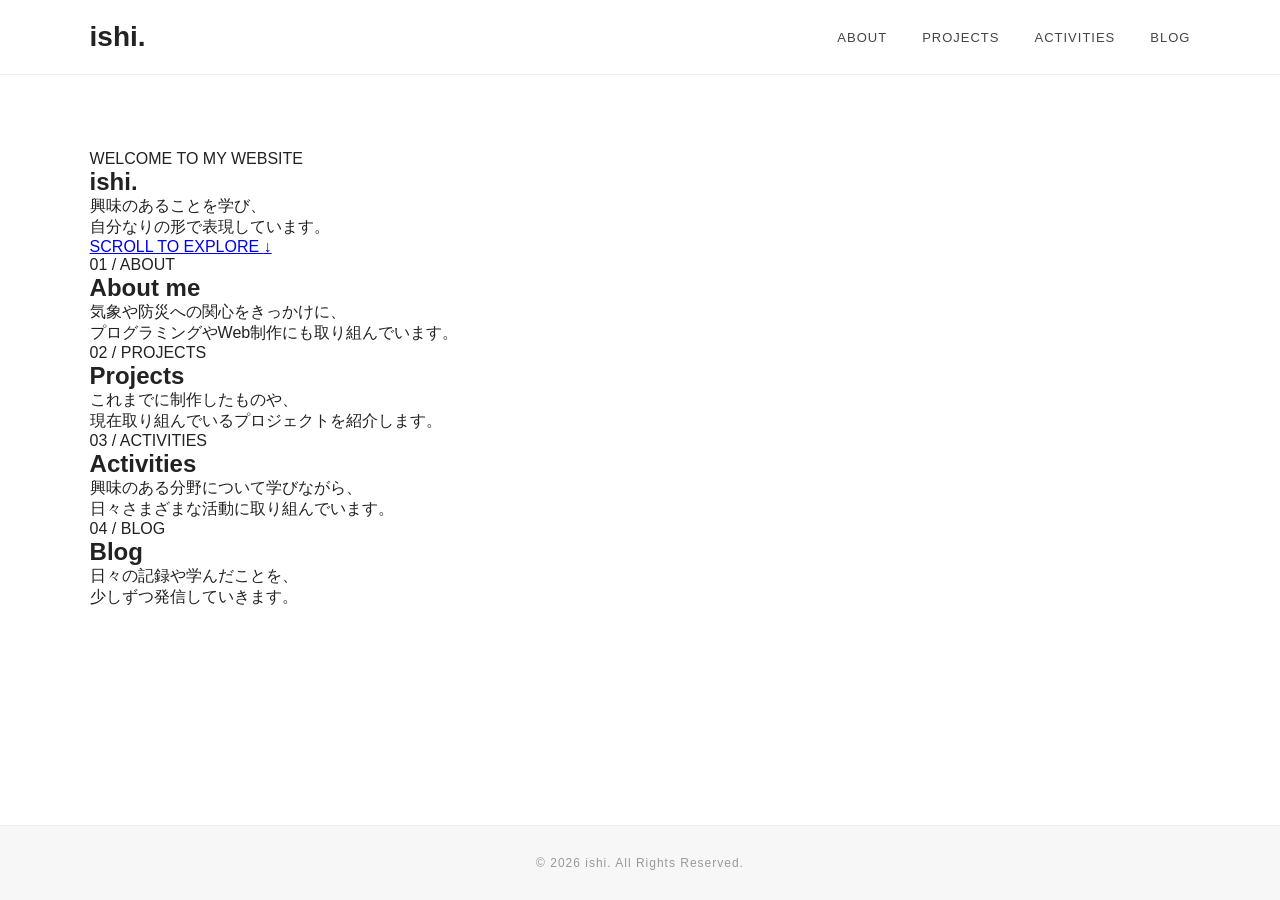
<file: pages/index.html>
<!DOCTYPE html>
<html lang="ja">

<head>
    <meta charset="UTF-8">
    <meta name="viewport" content="width=device-width, initial-scale=1.0">
    <meta name="description" content="ishi.の個人ウェブサイトです。">
    <title>ishi. | Personal Website</title>

    <link rel="stylesheet" href="/css/style.css">
    <script src="/js/include.js" defer></script>
</head>

<body>

    <div id="header-container"></div>

    <main>
        <section class="hero">
            <p class="hero-label">WELCOME TO MY WEBSITE</p>

            <h1>ishi<span>.</span></h1>

            <div class="hero-line"></div>

            <p class="hero-description">
                興味のあることを学び、<br>
                自分なりの形で表現しています。
            </p>

            <a href="#about" class="scroll-link">
                SCROLL TO EXPLORE
                <span>↓</span>
            </a>
        </section>

        <section class="content-section" id="about">
            <div class="section-heading">
                <p class="section-number">01 / ABOUT</p>
                <h2>About me</h2>
            </div>

            <p class="section-description">
                気象や防災への関心をきっかけに、<br>
                プログラミングやWeb制作にも取り組んでいます。
            </p>
        </section>

        <section class="content-section" id="projects">
            <div class="section-heading">
                <p class="section-number">02 / PROJECTS</p>
                <h2>Projects</h2>
            </div>

            <p class="section-description">
                これまでに制作したものや、<br>
                現在取り組んでいるプロジェクトを紹介します。
            </p>
        </section>

        <section class="content-section" id="activities">
            <div class="section-heading">
                <p class="section-number">03 / ACTIVITIES</p>
                <h2>Activities</h2>
            </div>

            <p class="section-description">
                興味のある分野について学びながら、<br>
                日々さまざまな活動に取り組んでいます。
            </p>
        </section>

        <section class="content-section" id="blog">
            <div class="section-heading">
                <p class="section-number">04 / BLOG</p>
                <h2>Blog</h2>
            </div>

            <p class="section-description">
                日々の記録や学んだことを、<br>
                少しずつ発信していきます。
            </p>
        </section>
    </main>

    <div id="footer-container"></div>

</body>
</html>
</file>
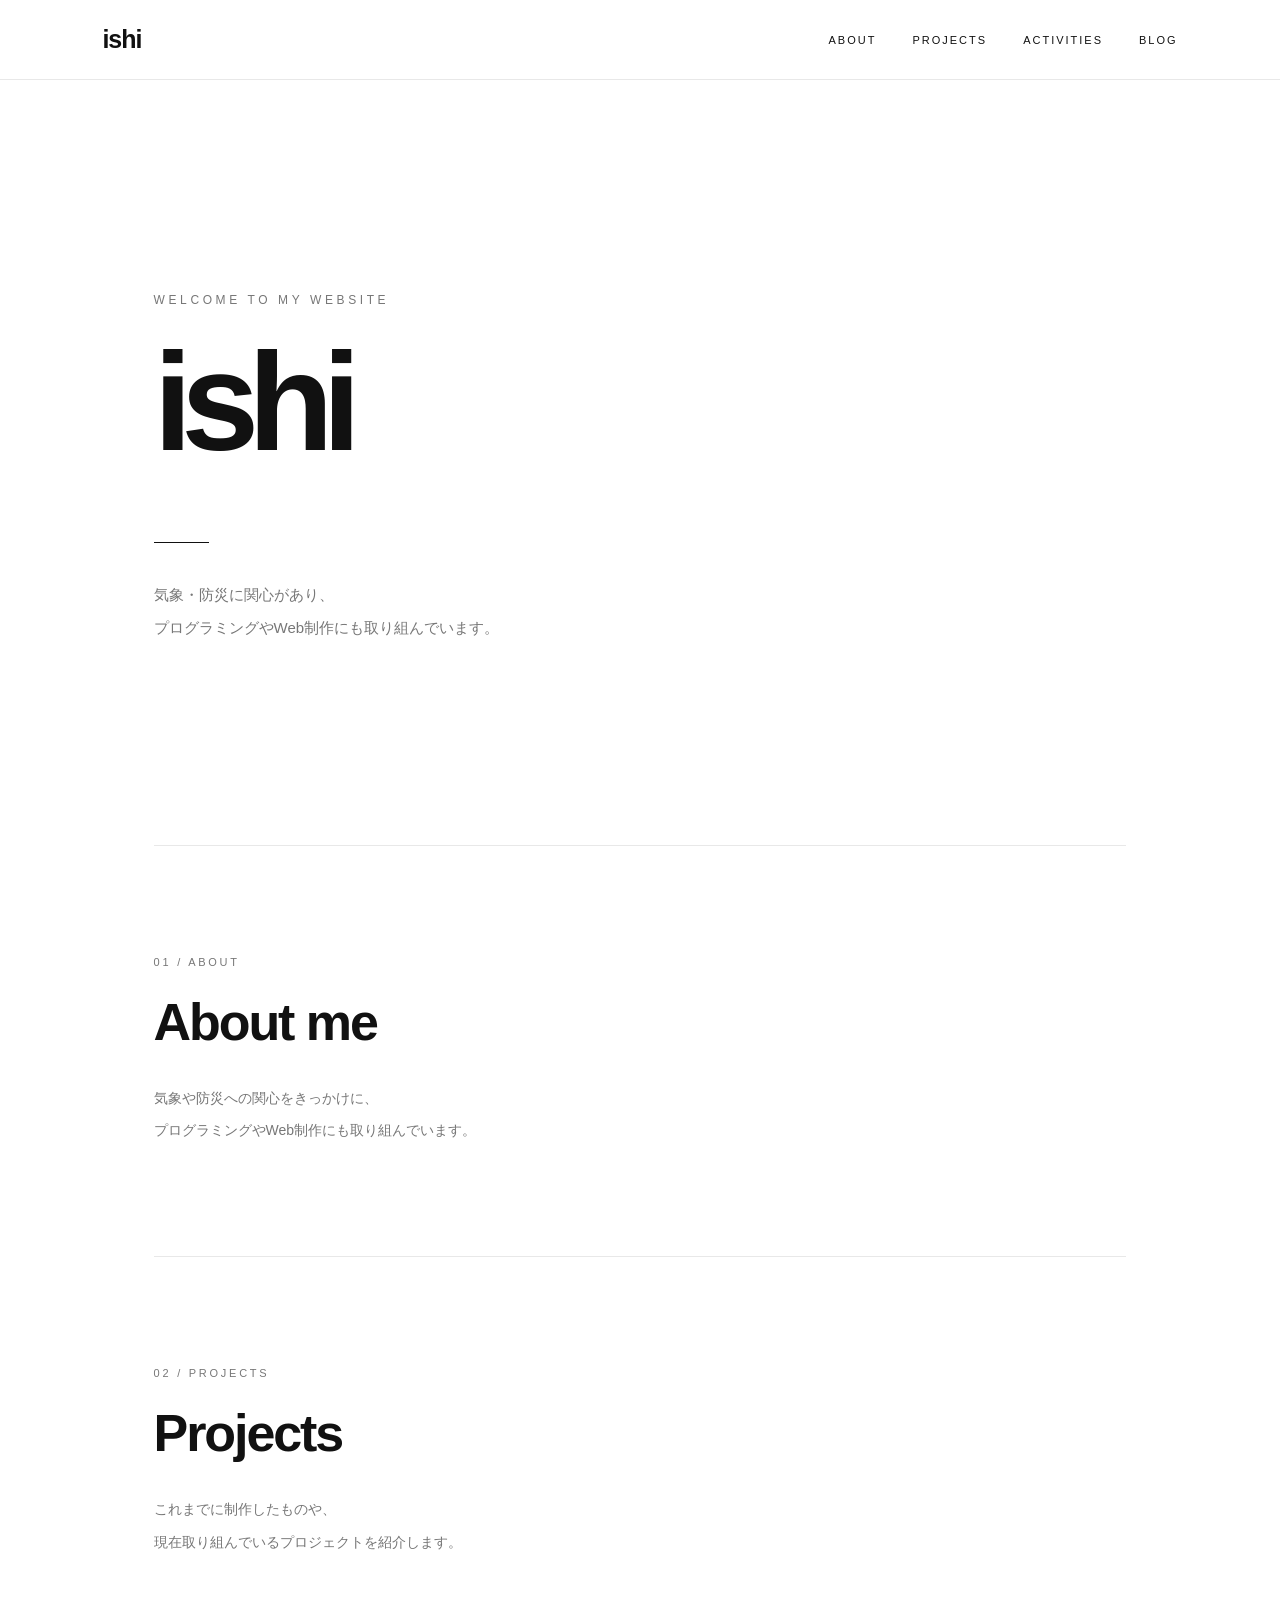
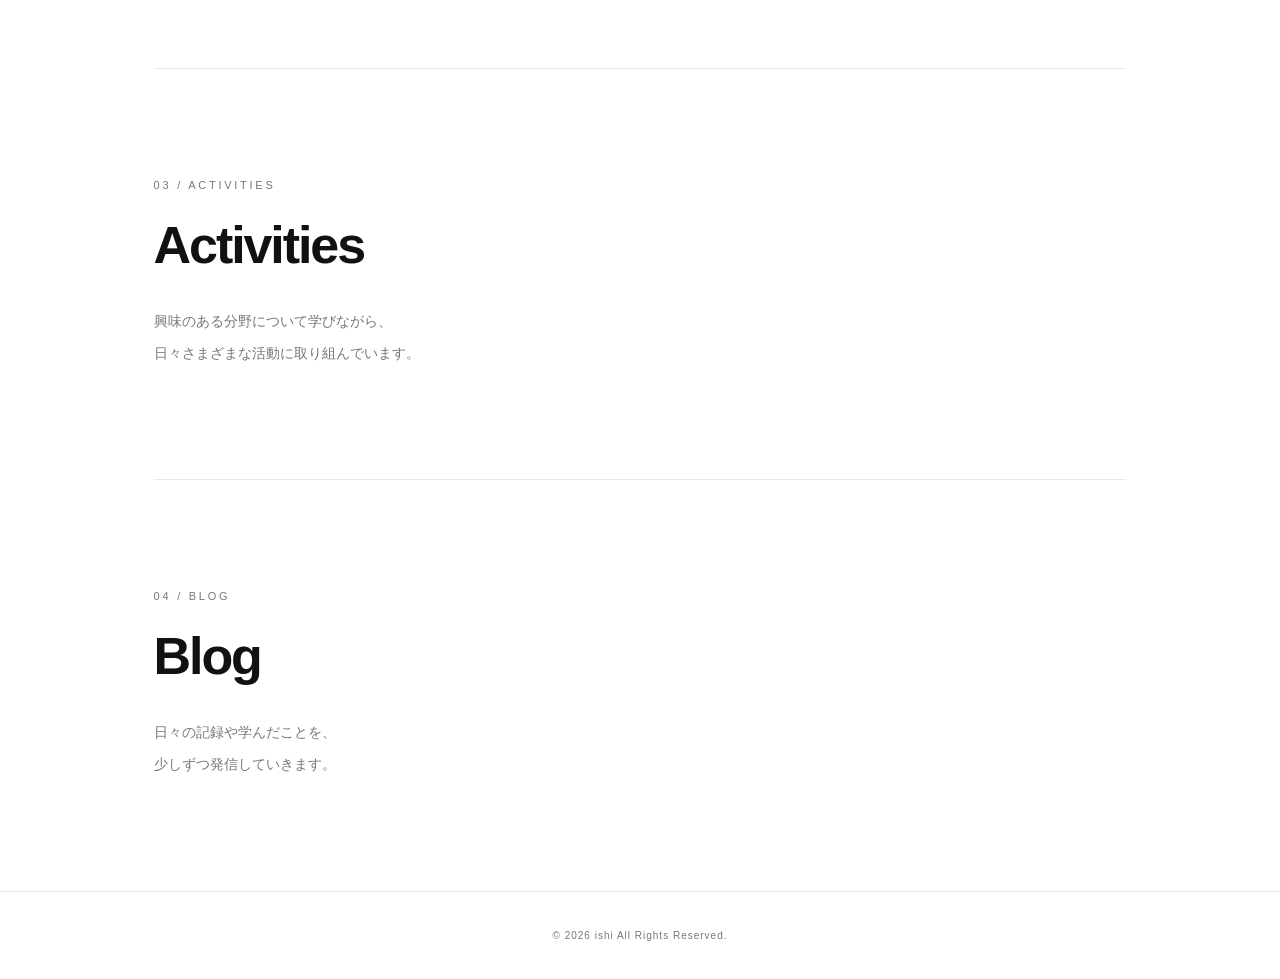
<file: pages/bio/home.html>
<!DOCTYPE html>
<html lang="ja">

<head>
    <meta charset="UTF-8">
    <meta name="viewport" content="width=device-width, initial-scale=1.0">
    <meta name="description" content="ishiの個人ウェブサイトです。">
    <title>ishi | Personal Website</title>

    <link rel="stylesheet" href="bio.css">

</head>

<body>

    <header class="header">
        <a href="/bio/home" class="logo">ishi</a>

        <nav class="nav" id="nav">
            <a href="/bio/about">ABOUT</a>
            <a href="/bio/projects">PROJECTS</a>
            <a href="/bio/activities">ACTIVITIES</a>
            <a href="/bio/blog">BLOG</a>
        </nav>

        <button class="menu-toggle" id="menu-toggle" aria-label="メニューを開く" aria-expanded="false">
            <span></span>
            <span></span>
            <span></span>
        </button>
    </header>

    <main class="bio-main">
        <p class="bio-welcome">WELCOME TO MY WEBSITE</p>

        <h1 class="bio-title">ishi</h1>

        <div class="bio-divider"></div>

        <p class="bio-description">
            気象・防災に関心があり、<br>
            プログラミングやWeb制作にも取り組んでいます。
        </p>
    </main>


    <div class="bio-sections">
        <section class="bio-section" id="about">
            <p class="section-number">01 / ABOUT</p>
            <h2>About me</h2>
            <p>気象や防災への関心をきっかけに、<br>
                プログラミングやWeb制作にも取り組んでいます。</p>
        </section>

        <section class="bio-section" id="projects">
            <p class="section-number">02 / PROJECTS</p>
            <h2>Projects</h2>
            <p>これまでに制作したものや、<br>
                現在取り組んでいるプロジェクトを紹介します。</p>
        </section>

        <section class="bio-section" id="activities">
            <p class="section-number">03 / ACTIVITIES</p>
            <h2>Activities</h2>
            <p>興味のある分野について学びながら、<br>
                日々さまざまな活動に取り組んでいます。</p>
        </section>

        <section class="bio-section" id="blog">
            <p class="section-number">04 / BLOG</p>
            <h2>Blog</h2>
            <p>日々の記録や学んだことを、<br>
                少しずつ発信していきます。</p>
        </section>
    </div>

    <footer class="footer">
        <p>© 2026 ishi All Rights Reserved.</p>
    </footer>

    <script>
        const menuToggle = document.getElementById("menu-toggle");
        const nav = document.getElementById("nav");

        menuToggle.addEventListener("click", () => {
            const isOpen = nav.classList.toggle("open");
            menuToggle.setAttribute("aria-expanded", isOpen);
        });
    </script>

</body>

</html>
</file>
<file: css/style.css>
* {
    margin: 0;
    padding: 0;
    box-sizing: border-box;
}

html {
    scroll-behavior: smooth;
}

body {
    min-height: 100vh;
    display: flex;
    flex-direction: column;
    font-family: Arial, sans-serif;
    color: #222;
    background: #fff;
}

/* HEADER */
.header {
    position: fixed;
    top: 0;
    left: 0;
    width: 100%;
    height: 75px;
    padding: 0 7%;
    display: flex;
    align-items: center;
    justify-content: space-between;
    background: rgba(255,255,255,.95);
    backdrop-filter: blur(12px);
    border-bottom: 1px solid #eee;
    z-index: 1000;
}

.logo {
    font-size: 28px;
    font-weight: bold;
    color: #222;
    text-decoration: none;
}

.nav {
    display: flex;
    gap: 35px;
}

.nav a {
    color: #444;
    text-decoration: none;
    font-size: 13px;
    letter-spacing: 1px;
}

/* MENU */
.menu-toggle {
    display: none;
    background: none;
    border: none;
    cursor: pointer;
}

.menu-toggle span {
    display: block;
    width: 25px;
    height: 2px;
    margin: 6px 0;
    background: #222;
}

/* MAIN */
main {
    flex: 1;
    width: 100%;
    padding: 150px 7% 80px;
}

/* FOOTER */
.footer {
    width: 100%;
    min-height: 75px;
    padding: 25px 7%;
    display: flex;
    align-items: center;
    justify-content: center;
    background: #f7f7f7;
    border-top: 1px solid #eee;
}

.footer p {
    color: #999;
    font-size: 12px;
    letter-spacing: 1px;
}

/* MOBILE */
@media (max-width: 768px) {
    .header {
        height: 65px;
        padding: 0 6%;
    }

    .menu-toggle {
        display: block;
    }

    .nav {
        display: none;
        position: absolute;
        top: 65px;
        left: 0;
        width: 100%;
        padding: 25px;
        background: white;
        flex-direction: column;
        gap: 25px;
        border-bottom: 1px solid #eee;
    }

    .nav.active {
        display: flex;
    }

    main {
        padding: 130px 6% 80px;
    }
}
</file>
<file: pages/bio/bio.css>
/* =========================
   BIO PAGE
========================= */

:root {
    --bg: #ffffff;
    --text: #111111;
    --sub: #777777;
    --line: #e8e8e8;
}

* {
    box-sizing: border-box;
}

body {
    margin: 0;
    background: var(--bg);
    color: var(--text);
    font-family:
        -apple-system,
        BlinkMacSystemFont,
        "Helvetica Neue",
        "Noto Sans JP",
        sans-serif;
}

/* Main */

.bio-main {
    min-height: 85vh;
    display: flex;
    flex-direction: column;
    justify-content: center;
    padding: 100px 12%;
}

/* Welcome */

.bio-welcome {
    font-size: 12px;
    letter-spacing: 0.3em;
    color: var(--sub);
    margin-bottom: 25px;
}

/* Heading */

.bio-title {
    font-size: clamp(64px, 12vw, 140px);
    font-weight: 800;
    letter-spacing: -0.08em;
    line-height: 1;
    margin: 0 0 35px;
}

/* Description */

.bio-description {
    font-size: 15px;
    line-height: 2.2;
    color: var(--sub);
    margin: 0;
}

/* Divider */

.bio-divider {
    width: 55px;
    height: 1px;
    background: var(--text);
    margin: 35px 0;
}

/* Responsive */

@media (max-width: 600px) {
    .bio-main {
        min-height: 75vh;
        padding: 80px 8%;
    }

    .bio-title {
        font-size: 76px;
    }

    .bio-description {
        font-size: 13px;
    }
}

/* Header */
.header {
    width: 100%;
    min-height: 80px;
    padding: 0 8%;
    display: flex;
    align-items: center;
    justify-content: space-between;
    border-bottom: 1px solid var(--line);
}

.logo {
    font-size: 25px;
    font-weight: 700;
    letter-spacing: -1px;
    color: var(--text);
    text-decoration: none;
}

.nav {
    display: flex;
    align-items: center;
    gap: 36px;
}

.nav a {
    color: var(--text);
    font-size: 11px;
    letter-spacing: 2px;
    text-decoration: none;
}

.menu-toggle {
    display: none;
    background: none;
    border: none;
    cursor: pointer;
}

/* Footer */
.footer {
    padding: 28px 20px;
    border-top: 1px solid var(--line);
    text-align: center;
}

.footer p {
    color: var(--sub);
    font-size: 10px;
    letter-spacing: 1px;
}

/* Mobile */
@media (max-width: 700px) {
    .header {
        min-height: 70px;
        padding: 0 6%;
    }

    .menu-toggle {
        display: flex;
        flex-direction: column;
        gap: 6px;
        padding: 10px;
    }

    .menu-toggle span {
        width: 23px;
        height: 1px;
        background: var(--text);
    }

    .nav {
        display: none;
        position: absolute;
        top: 70px;
        left: 0;
        width: 100%;
        padding: 25px;
        background: var(--bg);
        border-bottom: 1px solid var(--line);
        flex-direction: column;
        gap: 25px;
    }

    .nav.open {
        display: flex;
    }
}

/* Sections */
.bio-sections {
    width: 100%;
    padding: 0 12%;
}

.bio-section {
    padding: 110px 0;
    border-top: 1px solid var(--line);
    scroll-margin-top: 30px;
}

.section-number {
    margin: 0 0 24px;
    color: var(--sub);
    font-size: 11px;
    letter-spacing: 0.25em;
}

.bio-section h2 {
    margin: 0 0 30px;
    font-size: clamp(32px, 5vw, 52px);
    font-weight: 600;
    letter-spacing: -0.04em;
}

.bio-section > p:last-child {
    margin: 0;
    color: var(--sub);
    font-size: 14px;
    line-height: 2.3;
}

html {
    scroll-behavior: smooth;
}

/* Section responsive */
@media (max-width: 600px) {
    .bio-sections {
        padding: 0 8%;
    }

    .bio-section {
        padding: 75px 0;
    }

    .bio-section h2 {
        font-size: 34px;
    }
}

/* Header Hover */
.nav a {
    transition: color 0.25s ease, opacity 0.25s ease;
}

.nav a:hover {
    color: #999999;
}

.logo {
    transition: color 0.25s ease;
}

.logo:hover {
    color: #999999;
}


/* Subpages */
.subpage-main {
    min-height: 78vh;
    display: flex;
    flex-direction: column;
    justify-content: center;
    padding: 100px 12%;
}

.subpage-title {
    margin: 0;
    font-size: clamp(56px, 10vw, 100px);
    font-weight: 700;
    letter-spacing: -0.06em;
    line-height: 1.1;
}

.subpage-main .bio-welcome {
    margin-bottom: 25px;
}

.subpage-main .bio-divider {
    margin: 35px 0;
}

@media (max-width: 600px) {
    .subpage-main {
        min-height: 75vh;
        padding: 80px 8%;
    }

    .subpage-title {
        font-size: 56px;
    }
}

/* About page */
.about-main {
    justify-content: flex-start;
    padding-top: 100px;
    padding-bottom: 100px;
}

.about-section {
    max-width: 760px;
    width: 100%;
    margin-top: 75px;
}

.about-label {
    color: var(--sub);
    font-size: 12px;
    letter-spacing: 0.12em;
    margin-bottom: 18px;
}

.about-section h2 {
    font-size: 28px;
    font-weight: 600;
    margin: 0 0 22px;
    letter-spacing: -0.03em;
}

.about-section > p:last-child {
    color: var(--sub);
    font-size: 15px;
    line-height: 2.2;
}

.profile-list {
    border-top: 1px solid var(--line);
}

.profile-item {
    display: grid;
    grid-template-columns: 140px 1fr;
    gap: 20px;
    padding: 22px 0;
    border-bottom: 1px solid var(--line);
}

.profile-item span {
    color: var(--sub);
    font-size: 13px;
}

.profile-item p {
    margin: 0;
    font-size: 15px;
    line-height: 1.8;
}

@media (max-width: 600px) {
    .about-main {
        padding-top: 70px;
        padding-bottom: 70px;
    }

    .about-section {
        margin-top: 55px;
    }

    .about-section h2 {
        font-size: 23px;
    }

    .profile-item {
        grid-template-columns: 1fr;
        gap: 8px;
    }
}

/* ABOUT profile table improvements */
.about-main {
    max-width: 100%;
}

.about-section {
    max-width: 760px;
}

.profile-list {
    border-top: 1px solid var(--line);
}

.profile-item {
    align-items: baseline;
    transition: background-color 0.2s ease;
}

.profile-item span {
    letter-spacing: 0.04em;
}

.profile-item p {
    overflow-wrap: anywhere;
}

.about-section a {
    color: inherit;
    text-underline-offset: 5px;
}

.about-section a:hover {
    opacity: 0.6;
}

@media (max-width: 600px) {
    .profile-item {
        padding: 18px 0;
    }
}

/* ABOUT profile table */
.profile-table {
    width: 100%;
    border-collapse: collapse;
    border-top: 1px solid var(--line);
    font-size: 15px;
}

.profile-table th,
.profile-table td {
    padding: 22px 20px;
    border-bottom: 1px solid var(--line);
    text-align: left;
    line-height: 1.8;
}

.profile-table th {
    width: 140px;
    color: var(--sub);
    font-weight: 400;
}

.profile-table td {
    overflow-wrap: anywhere;
}

@media (max-width: 600px) {
    .profile-table th,
    .profile-table td {
        padding: 16px 10px;
    }

    .profile-table th {
        width: 100px;
    }
}
</file>
